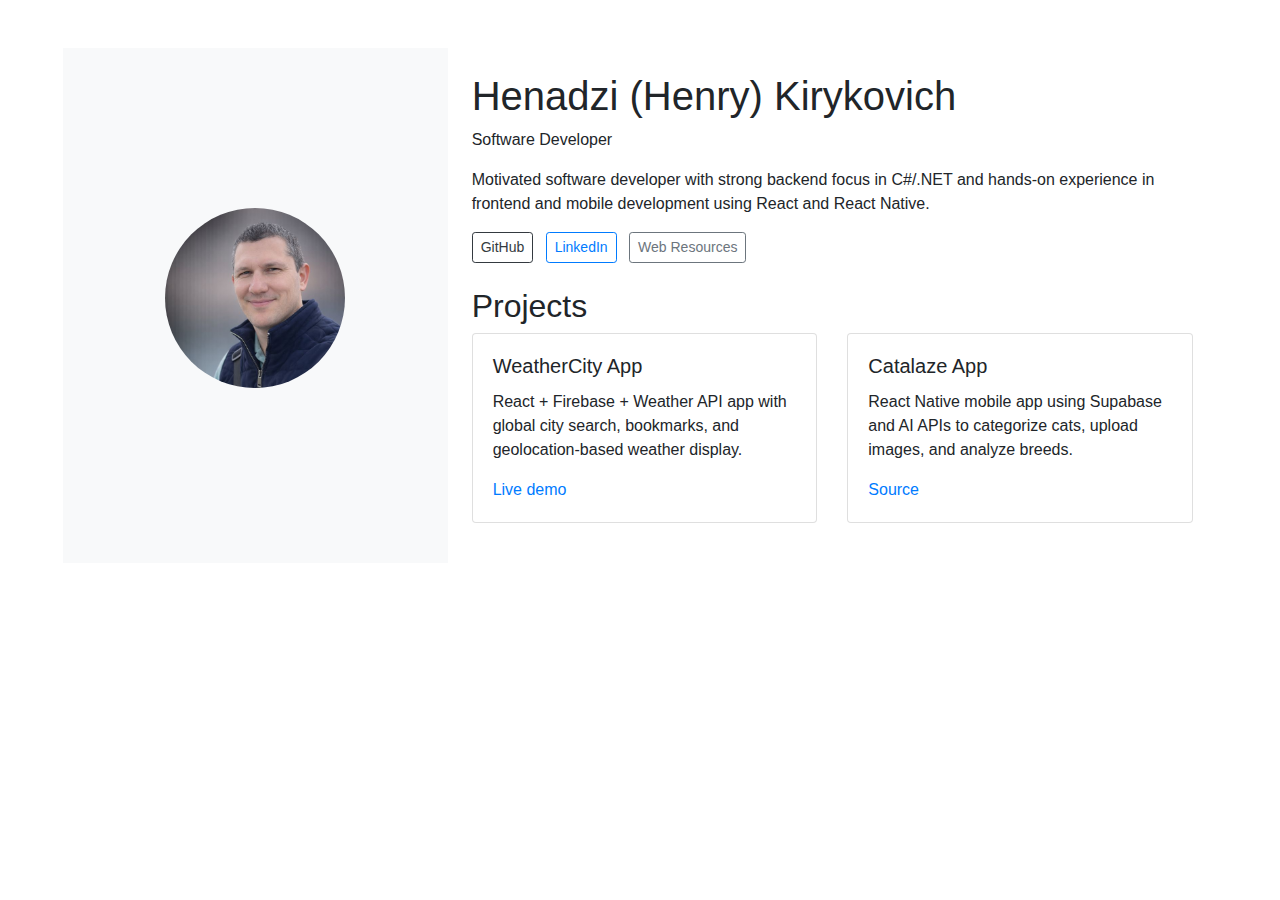
<file: index.html>
<!doctype html>
<html lang="en">
<head>
  <meta charset="utf-8" />
    <meta name="viewport" content="width=device-width, initial-scale=1" />
  <title>Henadzi (Henry) Kirykovich</title>

  <!-- External CSS only (required by assignment) -->
  <link rel="stylesheet" href="https://maxcdn.bootstrapcdn.com/bootstrap/4.0.0/css/bootstrap.min.css">
  <!-- <link rel="stylesheet" href="css/style.css"> -->

</head>

<body>
  <div class="container-fluid">
    <div class="row p-5 no-gutters">
      <!-- LEFT: PHOTO (full height on md+) -->
      <div class="col-12 col-md-4 bg-light d-flex align-items-center justify-content-center pb-4 pb-md-0 " style="min-height: 40vh;">
        <img class="img-fluid rounded-circle mb-3" style="width:180px; height:180px; object-fit:cover;" src="./img/2.png" alt="Henadzi Kirykovich profile photo">
      </div>

      <!-- RIGHT: CONTENT -->
      <div class="col-12 col-md-8 p-4">
        <h1 id="name">Henadzi (Henry) Kirykovich</h1>
        <p id="tagline">Software Developer</p>

        <p id="pitch">
          Motivated software developer with strong backend focus in C#/.NET and hands-on experience
          in frontend and mobile development using React and React Native.
        </p>

        <div class="mb-3">
          <a id="github" class="btn btn-outline-dark btn-sm mr-2" href="https://github.com/HenryKirykovich/" target="_blank" rel="noreferrer">GitHub</a>
          <a id="linkedin" class="btn btn-outline-primary btn-sm" href="https://www.linkedin.com/in/henadzi-kirykovich-592846258/" target="_blank" rel="noreferrer">LinkedIn</a>
          <a id="webresources" class="btn btn-outline-secondary btn-sm ml-2" href="html/webresources.html">Web Resources</a>
        </div>

        <h2 class="mt-4">Projects</h2>
        <div id="projects" class="row">
          <div class="col-12 col-lg-6 mb-3">
            <div class="card h-100">
              <div class="card-body">
                <h5 class="card-title">WeatherCity App</h5>
                <p class="card-text">React + Firebase + Weather API app with global city search, bookmarks, and geolocation-based weather display.</p>
                <a class="card-link" href="https://templix.tech/" target="_blank" rel="noreferrer">Live demo</a>
              </div>
            </div>
          </div>

          <div class="col-12 col-lg-6 mb-3">
            <div class="card h-100">
              <div class="card-body">
                <h5 class="card-title">Catalaze App</h5>
                <p class="card-text">React Native mobile app using Supabase and AI APIs to categorize cats, upload images, and analyze breeds.</p>
                <a class="card-link" href="https://github.com/HenryKirykovich/" target="_blank" rel="noreferrer">Source</a>
              </div>
            </div>
          </div>
        </div>
      </div>
    </div>
  </div>

  <!-- JS: jQuery, Popper, Bootstrap (Bootstrap 4 requires jQuery & Popper) -->
  <script src="https://code.jquery.com/jquery-3.2.1.slim.min.js"></script>
  <script src="https://cdnjs.cloudflare.com/ajax/libs/popper.js/1.12.9/umd/popper.min.js"></script>
  <script src="https://maxcdn.bootstrapcdn.com/bootstrap/4.0.0/js/bootstrap.min.js"></script>
</body>
</html>
</file>
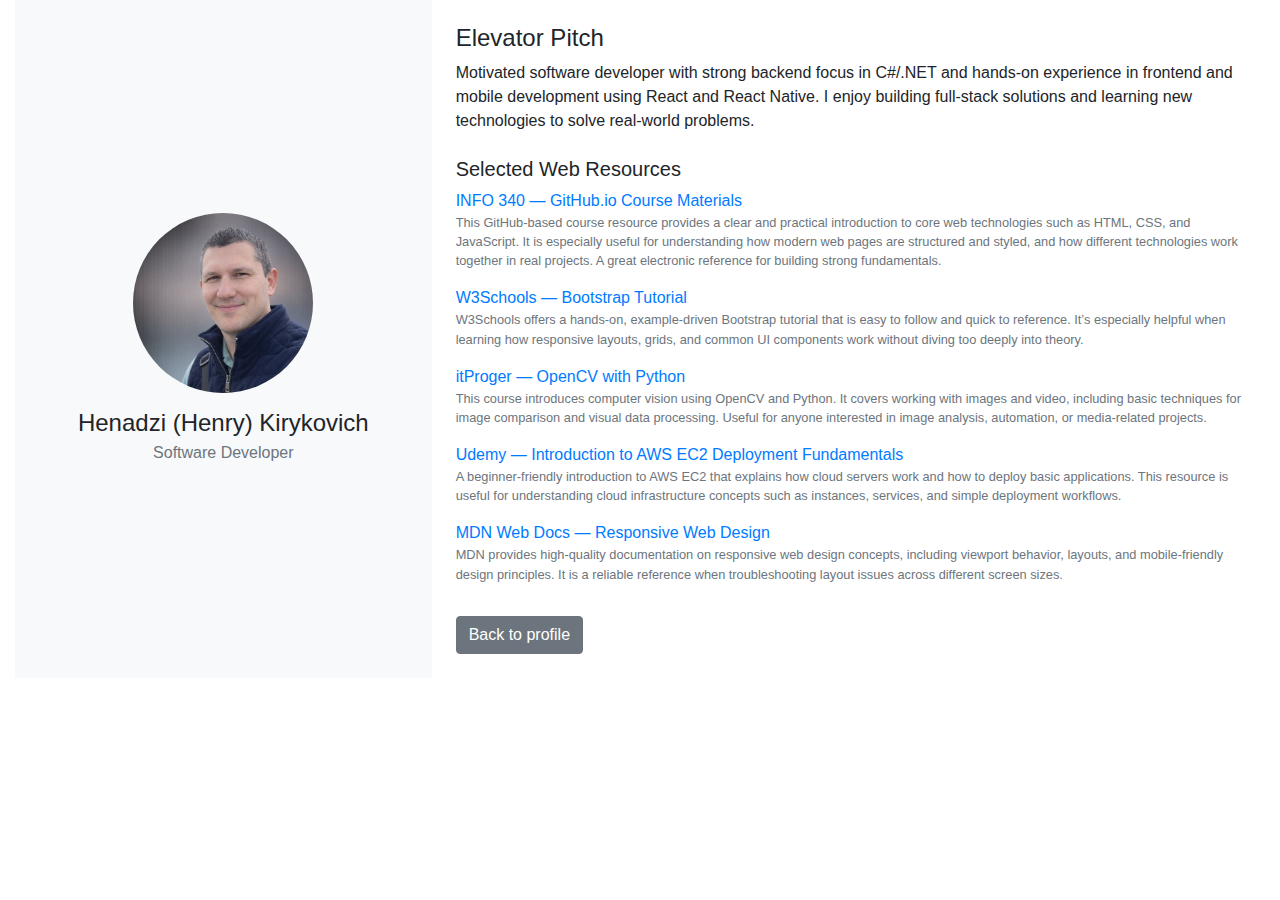
<file: html/webresources.html>
<!doctype html>
<html lang="en">
<head>
  <meta charset="utf-8">
  <meta name="viewport" content="width=device-width, initial-scale=1, shrink-to-fit=no">
  <meta name="description" content="Web resources and profile for Henadzi (Henry) Kirykovich">
  <title>Web Resources — Henadzi Kirykovich</title>

  <!-- Bootstrap 4 CSS -->
  <link rel="stylesheet"
        href="https://maxcdn.bootstrapcdn.com/bootstrap/4.0.0/css/bootstrap.min.css"
        integrity="sha384-Gn5384xqQ1aoWXA+058RXPxPg6fy4IWvTNh0E263XmFcJlSAwiGgFAW/dAiS6JXm"
        crossorigin="anonymous">
</head>

<body>
  <div class="container-fluid">
    <!-- Row 1 -->
    <div class="row no-gutters">

      <!-- Column 1 spans 4: photo + name + professional title -->
      <div class="col-12 col-md-4 bg-light d-flex flex-column align-items-center justify-content-center p-4" style="min-height:40vh;">
        <img src="../img/2.png"
             alt="Henadzi Kirykovich"
             class="img-fluid rounded-circle mb-3"
             style="width:180px; height:180px; object-fit:cover;">
        <h1 class="h4 mb-1">Henadzi (Henry) Kirykovich</h1>
        <p class="text-muted mb-0">Software Developer</p>
      </div>

      <!-- Column 2 spans 8: elevator pitch + resources list -->
      <div class="col-12 col-md-8 p-4">
        <h2 class="h4">Elevator Pitch</h2>
        <p class="mb-4">
          Motivated software developer with strong backend focus in C#/.NET and hands-on experience
          in frontend and mobile development using React and React Native. I enjoy building
          full-stack solutions and learning new technologies to solve real-world problems.
        </p>

        <h3 class="h5">Selected Web Resources</h3>

        <ul class="list-unstyled">

          <li class="mb-3">
            <a href="https://info340.github.io/css-frameworks.html" target="_blank" rel="noreferrer">
              INFO 340 — GitHub.io Course Materials
            </a>
            <div class="text-muted small">
              This GitHub-based course resource provides a clear and practical introduction to core web technologies such as HTML, CSS, and JavaScript.
              It is especially useful for understanding how modern web pages are structured and styled, and how different technologies work together in real projects.
              A great electronic reference for building strong fundamentals.
            </div>
          </li>

          <li class="mb-3">
            <a href="https://www.w3schools.com/bootstrap/default.asp" target="_blank" rel="noreferrer">
              W3Schools — Bootstrap Tutorial
            </a>
            <div class="text-muted small">
              W3Schools offers a hands-on, example-driven Bootstrap tutorial that is easy to follow and quick to reference.
              It’s especially helpful when learning how responsive layouts, grids, and common UI components work without diving too deeply into theory.
            </div>
          </li>

          <li class="mb-3">
            <a href="https://itproger.com/course/opencv" target="_blank" rel="noreferrer">
              itProger — OpenCV with Python
            </a>
            <div class="text-muted small">
              This course introduces computer vision using OpenCV and Python. It covers working with images and video, including basic techniques for image comparison
              and visual data processing. Useful for anyone interested in image analysis, automation, or media-related projects.
            </div>
          </li>

          <li class="mb-3">
            <a href="https://www.udemy.com/course/introduction-to-aws-ec2-deployment-fundamentals/" target="_blank" rel="noreferrer">
              Udemy — Introduction to AWS EC2 Deployment Fundamentals
            </a>
            <div class="text-muted small">
              A beginner-friendly introduction to AWS EC2 that explains how cloud servers work and how to deploy basic applications.
              This resource is useful for understanding cloud infrastructure concepts such as instances, services, and simple deployment workflows.
            </div>
          </li>

          <li class="mb-3">
            <a href="https://developer.mozilla.org/en-US/docs/Learn/CSS/CSS_layout/Responsive_Design" target="_blank" rel="noreferrer">
              MDN Web Docs — Responsive Web Design
            </a>
            <div class="text-muted small">
              MDN provides high-quality documentation on responsive web design concepts, including viewport behavior, layouts, and mobile-friendly design principles.
              It is a reliable reference when troubleshooting layout issues across different screen sizes.
            </div>
          </li>

        </ul>

        <a href="../index.html" class="btn btn-secondary mt-3">Back to profile</a>
      </div>

    </div>
  </div>

  <!-- Bootstrap JS + dependencies (optional unless you use interactive components) -->
  <script src="https://code.jquery.com/jquery-3.2.1.slim.min.js"
          integrity="sha384-KJ3o2DKtIkvYIK3UENzmM7KCkRr/rE9/Qpg6aAZGJwFDMVNA/GpGFF93hXpG5KkN"
          crossorigin="anonymous"></script>
  <script src="https://cdnjs.cloudflare.com/ajax/libs/popper.js/1.12.9/umd/popper.min.js"
          integrity="sha384-ApNbgh9B+Y1QKtv3Rn7W3mgPxhU9K/ScQsAP7hUibX39j7fakFPskvXusvfa0b4Q"
          crossorigin="anonymous"></script>
  <script src="https://maxcdn.bootstrapcdn.com/bootstrap/4.0.0/js/bootstrap.min.js"
          integrity="sha384-JZR6Spejh4U02d8jOt6vLEHfe/JQGiRRSQQxSfFWpi1MquVdAyjUar5+76PVCmYl"
          crossorigin="anonymous"></script>
</body>
</html>
</file>
<file: css/style.css>
* { 
    box-sizing: border-box;
 }
body {
	margin: 0;
	font-family: system-ui, -apple-system, "Segoe UI", Roboto, "Helvetica Neue", Arial, sans-serif;
	line-height: 1.4;
	color: #222;
	background: #f6f7fb;
}

body {
	font-family: system-ui, -apple-system, 'Segoe UI', Roboto, 'Helvetica Neue', Arial;
	margin: 0;
	padding: 0;
	background: #ffffff;
	color: #222;
}

/* Avatar sizing and spacing */
.avatar {
	width: 160px;
	height: 160px;
	object-fit: cover;
}

@media (min-width: 768px) {
	.avatar { width: 220px; height: 220px; }
}

/* Small visual tweaks for right column */
#name { font-weight:700; }
#tagline { color: #6c757d; margin-bottom: .75rem; }
#pitch { margin-bottom: 1rem; }

/* Add extra space under the photo on small screens to avoid overlap */
@media (max-width: 767.98px) {
	.row.no-gutters > .col-12.col-md-4 {
		padding-bottom: 1.5rem;
	}
}


.left {
	flex: 0 0 260px;
	background: #eceef8;
	padding: 18px;
	display: flex;
	align-items: flex-start;
	justify-content: center;
}

.avatar {
	display: block;
	max-width: 100%;
	max-height: 250px; /* longest dimension will not exceed 250px */
	width: auto;
	height: auto;
	border-radius: 6px;
}

.right {
	flex: 1;
	padding: 24px;
}


#name { margin: 0 0 6px; font-size: 1.6rem; }
#tagline { margin: 0 0 12px; color: #666; }

.links a { display: inline-block; margin-right: 12px; color: #1a73e8; }
.projects { margin-top: 12px; display: grid; gap: 12px; }

/* Project card specific styles (do not use .card here) */
.project-card {
	background: #fff;
	border: 1px solid #e6e9ef;
	border-radius: 10px;
	padding: 12px 14px;
	box-shadow: 0 1px 3px rgba(15,23,42,0.04);
}
.project-card h3 { margin: 0 0 6px; font-size: 1.05rem; }
.project-card p { margin: 0 0 8px; color: #374151; }
.project-card a { color: #4f46e5; }

/* Utility / older rules (kept for compatibility if used elsewhere) */
.container { max-width: 900px; margin: 0 auto; padding: 20px; }
.grid { display: grid; grid-template-columns: repeat(auto-fit, minmax(240px, 1fr)); gap: 16px; }

/* Responsive: stack columns on narrower screens */
@media (max-width: 700px) {
	.profile-card { flex-direction: column; }
	.left { flex: 0 0 auto; padding: 12px; }
	.avatar { max-width: 250px; max-height: 250px; width: 100%; height: auto; }
	.right { padding: 16px; }
}
</file>
